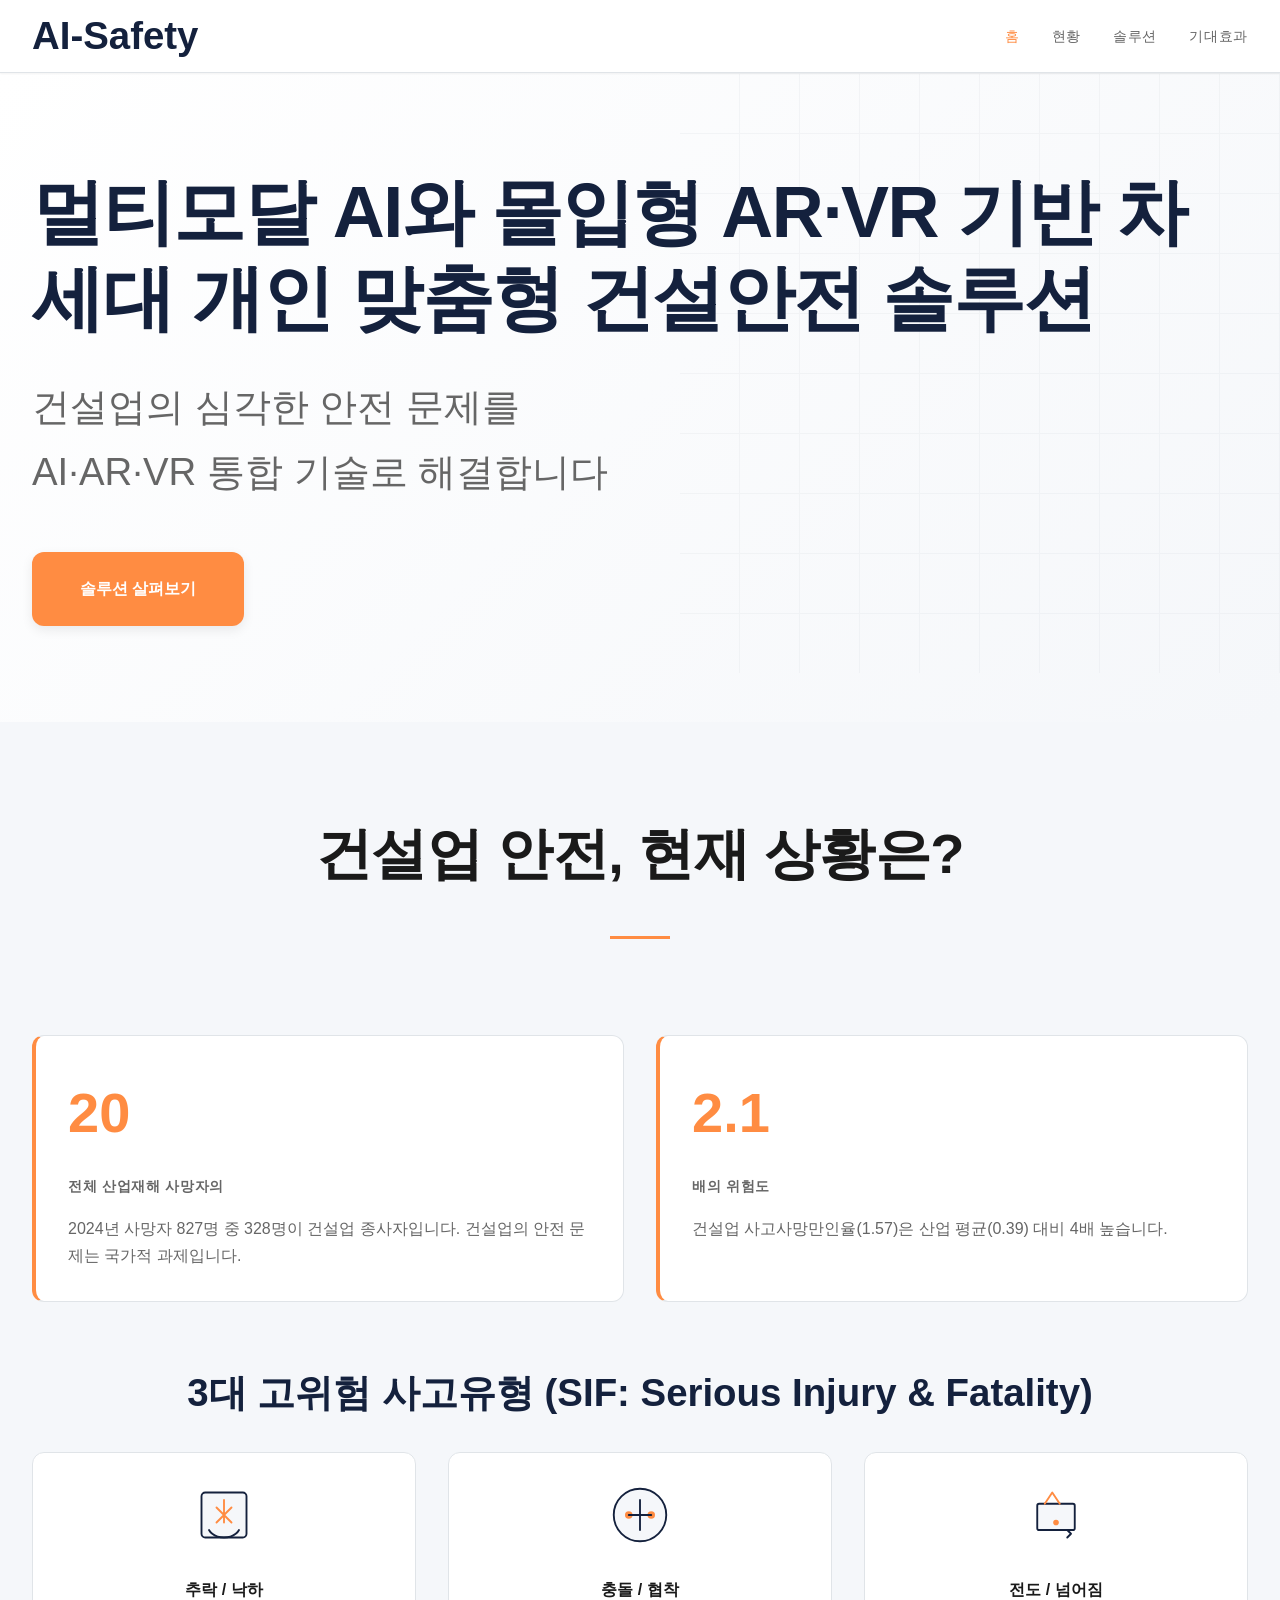
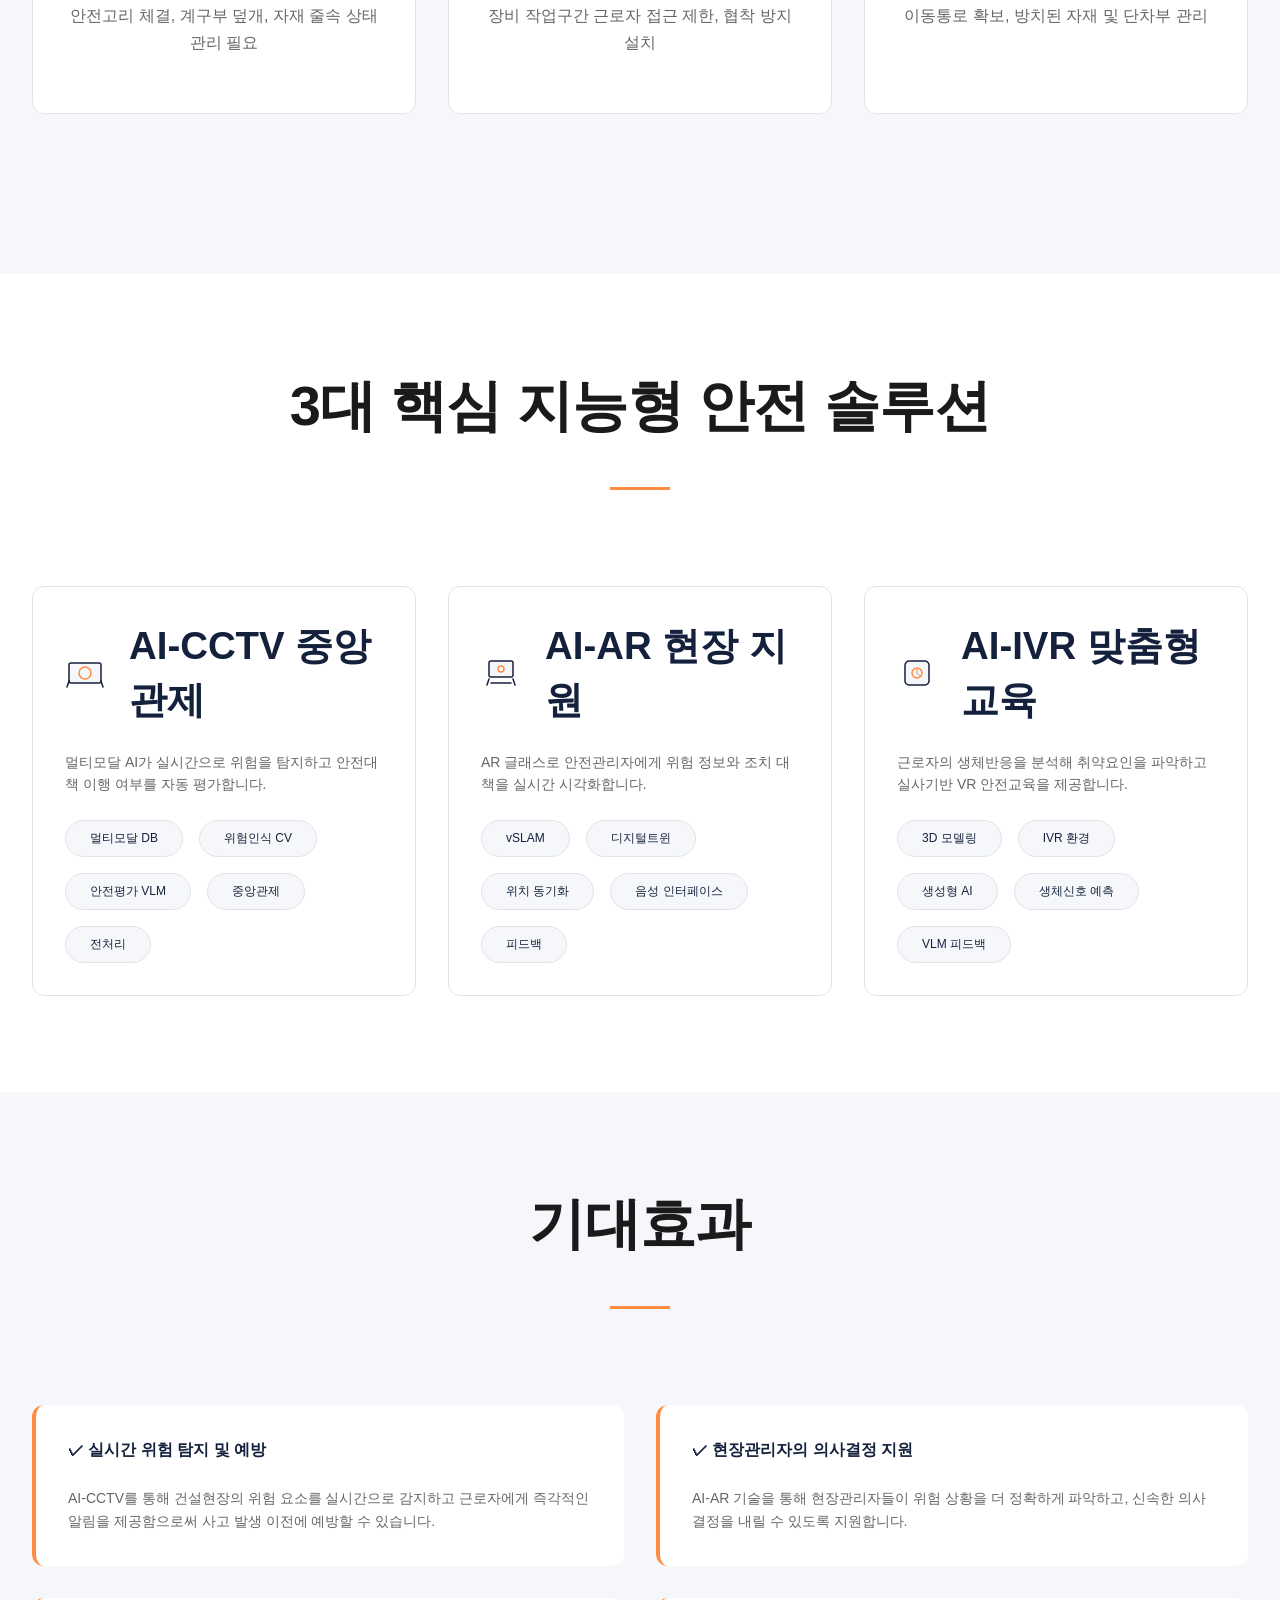
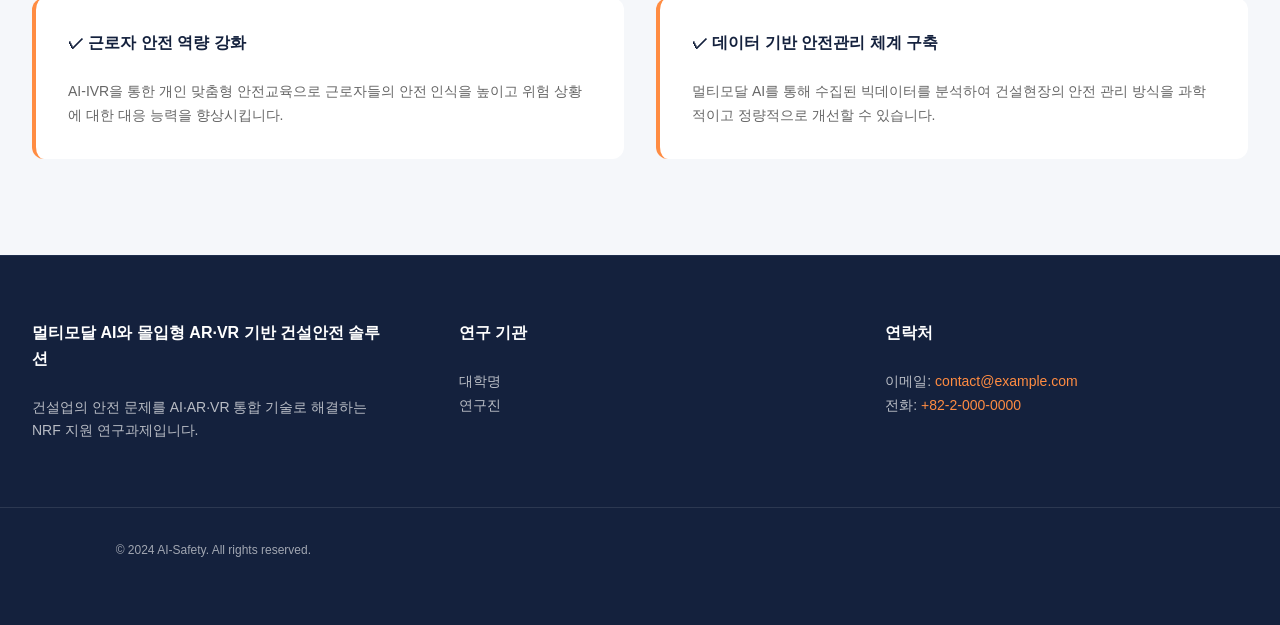
<file: index.html>
<!DOCTYPE html>
<html lang="ko">
<head>
  <meta charset="UTF-8">
  <meta name="viewport" content="width=device-width, initial-scale=1.0">
  <meta name="description" content="멀티모달 AI와 몰입형 AR·VR 기반 차세대 개인 맞춤형 건설안전 솔루션">
  <title>AI-Safety: 건설안전 AI 솔루션</title>
  <link rel="stylesheet" href="css/tokens.css">
  <link rel="stylesheet" href="css/base.css">
  <link rel="stylesheet" href="css/components.css">
</head>
<body>
  <!-- Header & Navigation -->
  <header>
    <div class="nav-container container">
      <div class="logo">AI-Safety</div>
      <nav>
        <ul class="nav-links" id="navLinks">
          <li><a href="#home">홈</a></li>
          <li><a href="#problems">현황</a></li>
          <li><a href="#solutions">솔루션</a></li>
          <li><a href="#impact">기대효과</a></li>
        </ul>
      </nav>
      <button class="hamburger" id="hamburger" aria-label="메뉴 토글">
        <span></span>
        <span></span>
        <span></span>
      </button>
    </div>
  </header>

  <!-- Hero Section -->
  <section id="home" class="hero">
    <div class="container">
      <div class="hero-content">
        <h1>멀티모달 AI와 몰입형 AR·VR 기반 차세대 개인 맞춤형 건설안전 솔루션</h1>
        <p>건설업의 심각한 안전 문제를 AI·AR·VR 통합 기술로 해결합니다</p>
        <a href="#problems" class="cta-button">솔루션 살펴보기</a>
      </div>
    </div>
  </section>

  <!-- Problems Section -->
  <section id="problems" class="section">
    <div class="container">
      <h2 class="section-title">건설업 안전, 현재 상황은?</h2>

      <!-- Stat Cards -->
      <div class="grid grid-2">
        <div class="card stat-card">
          <span class="stat-number" data-target="39.7">0</span>
          <span class="stat-label">전체 산업재해 사망자의</span>
          <p style="margin: 0; margin-top: var(--space-sm);">2024년 사망자 827명 중 328명이 건설업 종사자입니다. 건설업의 안전 문제는 국가적 과제입니다.</p>
        </div>
        <div class="card stat-card">
          <span class="stat-number" data-target="4">0</span>
          <span class="stat-label">배의 위험도</span>
          <p style="margin: 0; margin-top: var(--space-sm);">건설업 사고사망만인율(1.57)은 산업 평균(0.39) 대비 4배 높습니다.</p>
        </div>
      </div>

      <!-- Risk Types -->
      <h3 style="text-align: center; margin: var(--space-2xl) 0 var(--space-lg); font-size: var(--fs-lg); color: var(--color-primary);">
        3대 고위험 사고유형 (SIF: Serious Injury & Fatality)
      </h3>
      <div class="grid grid-3">
        <div class="card risk-card">
          <svg class="risk-icon" viewBox="0 0 64 64" fill="none" xmlns="http://www.w3.org/2000/svg">
            <rect x="8" y="8" width="48" height="48" rx="4" fill="var(--color-bg-alt)" stroke="var(--color-primary)" stroke-width="2"/>
            <path d="M32 16V40M24 24L40 40M40 24L24 40" stroke="var(--color-accent)" stroke-width="2" stroke-linecap="round" stroke-linejoin="round"/>
            <path d="M16 48C16 48 20 56 32 56C44 56 48 48 48 48" stroke="var(--color-primary)" stroke-width="2" stroke-linecap="round"/>
          </svg>
          <h4>추락 / 낙하</h4>
          <p>안전고리 체결, 계구부 덮개, 자재 줄속 상태 관리 필요</p>
        </div>

        <div class="card risk-card">
          <svg class="risk-icon" viewBox="0 0 64 64" fill="none" xmlns="http://www.w3.org/2000/svg">
            <circle cx="32" cy="32" r="28" fill="var(--color-bg-alt)" stroke="var(--color-primary)" stroke-width="2"/>
            <circle cx="20" cy="32" r="4" fill="var(--color-accent)"/>
            <circle cx="44" cy="32" r="4" fill="var(--color-accent)"/>
            <path d="M20 32H44" stroke="var(--color-primary)" stroke-width="2" stroke-linecap="round"/>
            <path d="M32 16V48" stroke="var(--color-primary)" stroke-width="2" stroke-linecap="round"/>
          </svg>
          <h4>충돌 / 협착</h4>
          <p>장비 작업구간 근로자 접근 제한, 협착 방지 설치</p>
        </div>

        <div class="card risk-card">
          <svg class="risk-icon" viewBox="0 0 64 64" fill="none" xmlns="http://www.w3.org/2000/svg">
            <rect x="12" y="20" width="40" height="28" rx="2" fill="var(--color-bg-alt)" stroke="var(--color-primary)" stroke-width="2"/>
            <circle cx="32" cy="40" r="3" fill="var(--color-accent)"/>
            <path d="M20 20L28 8L36 20" stroke="var(--color-accent)" stroke-width="2" stroke-linecap="round" stroke-linejoin="round" fill="none"/>
            <path d="M44 48L48 52L44 56" stroke="var(--color-primary)" stroke-width="2" stroke-linecap="round" stroke-linejoin="round"/>
          </svg>
          <h4>전도 / 넘어짐</h4>
          <p>이동통로 확보, 방치된 자재 및 단차부 관리</p>
        </div>
      </div>
    </div>
  </section>

  <!-- Solutions Section -->
  <section id="solutions" class="section">
    <div class="container">
      <h2 class="section-title">3대 핵심 지능형 안전 솔루션</h2>

      <div class="grid grid-3">
        <!-- PART A: AI-CCTV -->
        <div class="card solution-card">
          <h3>
            <svg class="solution-icon" viewBox="0 0 40 40" fill="none" xmlns="http://www.w3.org/2000/svg">
              <rect x="4" y="10" width="32" height="20" rx="2" fill="var(--color-bg-alt)" stroke="var(--color-primary)" stroke-width="1.5"/>
              <circle cx="20" cy="20" r="6" fill="none" stroke="var(--color-accent)" stroke-width="1.5"/>
              <path d="M4 28L2 34M36 28L38 34" stroke="var(--color-primary)" stroke-width="1.5" stroke-linecap="round"/>
            </svg>
            AI-CCTV 중앙관제
          </h3>
          <p class="solution-description">멀티모달 AI가 실시간으로 위험을 탐지하고 안전대책 이행 여부를 자동 평가합니다.</p>
          <div class="tech-tags">
            <span class="tech-tag">멀티모달 DB</span>
            <span class="tech-tag">위험인식 CV</span>
            <span class="tech-tag">안전평가 VLM</span>
            <span class="tech-tag">중앙관제</span>
            <span class="tech-tag">전처리</span>
          </div>
        </div>

        <!-- PART B: AI-AR -->
        <div class="card solution-card">
          <h3>
            <svg class="solution-icon" viewBox="0 0 40 40" fill="none" xmlns="http://www.w3.org/2000/svg">
              <rect x="8" y="8" width="24" height="16" rx="2" fill="var(--color-bg-alt)" stroke="var(--color-primary)" stroke-width="1.5"/>
              <circle cx="20" cy="16" r="3" fill="none" stroke="var(--color-accent)" stroke-width="1.5"/>
              <path d="M8 26L6 32M32 26L34 32M10 30H30" stroke="var(--color-primary)" stroke-width="1.5" stroke-linecap="round" stroke-linejoin="round"/>
            </svg>
            AI-AR 현장 지원
          </h3>
          <p class="solution-description">AR 글래스로 안전관리자에게 위험 정보와 조치 대책을 실시간 시각화합니다.</p>
          <div class="tech-tags">
            <span class="tech-tag">vSLAM</span>
            <span class="tech-tag">디지털트윈</span>
            <span class="tech-tag">위치 동기화</span>
            <span class="tech-tag">음성 인터페이스</span>
            <span class="tech-tag">피드백</span>
          </div>
        </div>

        <!-- PART C: AI-IVR -->
        <div class="card solution-card">
          <h3>
            <svg class="solution-icon" viewBox="0 0 40 40" fill="none" xmlns="http://www.w3.org/2000/svg">
              <path d="M12 8C10 8 8 10 8 12V28C8 30 10 32 12 32H28C30 32 32 30 32 28V12C32 10 30 8 28 8H12Z" fill="var(--color-bg-alt)" stroke="var(--color-primary)" stroke-width="1.5"/>
              <circle cx="20" cy="20" r="5" fill="none" stroke="var(--color-accent)" stroke-width="1.5"/>
              <path d="M20 16V20M20 20L23 23" stroke="var(--color-accent)" stroke-width="1" stroke-linecap="round" stroke-linejoin="round"/>
            </svg>
            AI-IVR 맞춤형 교육
          </h3>
          <p class="solution-description">근로자의 생체반응을 분석해 취약요인을 파악하고 실사기반 VR 안전교육을 제공합니다.</p>
          <div class="tech-tags">
            <span class="tech-tag">3D 모델링</span>
            <span class="tech-tag">IVR 환경</span>
            <span class="tech-tag">생성형 AI</span>
            <span class="tech-tag">생체신호 예측</span>
            <span class="tech-tag">VLM 피드백</span>
          </div>
        </div>
      </div>
    </div>
  </section>

  <!-- Impact Section -->
  <section id="impact" class="section">
    <div class="container">
      <h2 class="section-title">기대효과</h2>

      <!-- TODO: 실제 기대효과 문구로 교체 -->
      <div class="impact-grid">
        <div class="impact-item">
          <h4>✓ 실시간 위험 탐지 및 예방</h4>
          <p>AI-CCTV를 통해 건설현장의 위험 요소를 실시간으로 감지하고 근로자에게 즉각적인 알림을 제공함으로써 사고 발생 이전에 예방할 수 있습니다.</p>
        </div>

        <div class="impact-item">
          <h4>✓ 현장관리자의 의사결정 지원</h4>
          <p>AI-AR 기술을 통해 현장관리자들이 위험 상황을 더 정확하게 파악하고, 신속한 의사결정을 내릴 수 있도록 지원합니다.</p>
        </div>

        <div class="impact-item">
          <h4>✓ 근로자 안전 역량 강화</h4>
          <p>AI-IVR을 통한 개인 맞춤형 안전교육으로 근로자들의 안전 인식을 높이고 위험 상황에 대한 대응 능력을 향상시킵니다.</p>
        </div>

        <div class="impact-item">
          <h4>✓ 데이터 기반 안전관리 체계 구축</h4>
          <p>멀티모달 AI를 통해 수집된 빅데이터를 분석하여 건설현장의 안전 관리 방식을 과학적이고 정량적으로 개선할 수 있습니다.</p>
        </div>
      </div>

      <!-- TODO: 구체적인 기대효과 통계(예: 사고 감소율, 비용 절감 등)를 추가할 수 있습니다 -->
    </div>
  </section>

  <!-- Footer -->
  <footer>
    <div class="container">
      <div class="footer-section">
        <h4>멀티모달 AI와 몰입형 AR·VR 기반 건설안전 솔루션</h4>
        <p>건설업의 안전 문제를 AI·AR·VR 통합 기술로 해결하는 NRF 지원 연구과제입니다.</p>
      </div>

      <div class="footer-section">
        <h4>연구 기관</h4>
        <!-- TODO: 실제 소속 기관 정보로 교체 -->
        <p>대학명<br>연구진</p>
      </div>

      <div class="footer-section">
        <h4>연락처</h4>
        <!-- TODO: 실제 연락처 정보로 교체 -->
        <p>이메일: <a href="mailto:contact@example.com">contact@example.com</a><br>
           전화: <a href="tel:+82-2-000-0000">+82-2-000-0000</a></p>
      </div>
    </div>

    <div class="container" style="margin-top: var(--space-2xl); padding-top: var(--space-lg); border-top: 1px solid rgba(255,255,255,0.1);">
      <p style="text-align: center; color: rgba(255,255,255,0.6); margin: 0; font-size: var(--fs-xs);">
        © 2024 AI-Safety. All rights reserved.
      </p>
    </div>
  </footer>

  <script src="data/stats.js"></script>
  <script src="js/charts.js"></script>
  <script src="js/main.js"></script>
</body>
</html>
</file>
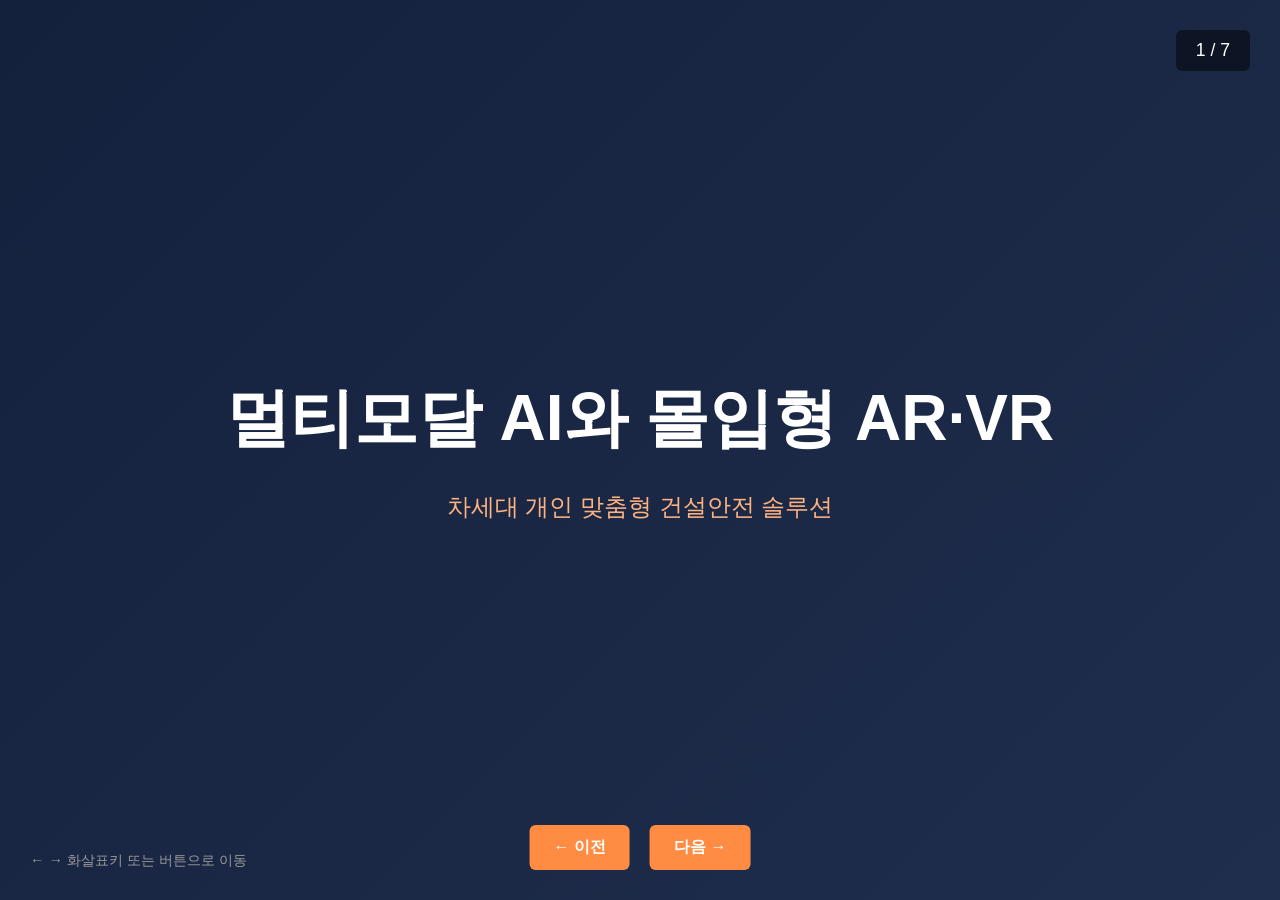
<file: presentation.html>
<!DOCTYPE html>
<html lang="ko">
<head>
  <meta charset="UTF-8">
  <meta name="viewport" content="width=device-width, initial-scale=1.0">
  <title>AI-Safety 건설안전 솔루션 프레젠테이션</title>
  <style>
    * {
      margin: 0;
      padding: 0;
      box-sizing: border-box;
    }

    body {
      font-family: "Pretendard Variable", -apple-system, BlinkMacSystemFont, "Segoe UI", sans-serif;
      background: #000;
      overflow: hidden;
    }

    .presentation {
      width: 100vw;
      height: 100vh;
      display: flex;
      align-items: center;
      justify-content: center;
    }

    .slide {
      width: 100%;
      height: 100%;
      display: none;
      flex-direction: column;
      align-items: center;
      justify-content: center;
      padding: 60px;
      text-align: center;
      position: absolute;
      transition: opacity 0.5s ease-in-out;
      animation: slideIn 0.5s ease-in-out;
    }

    .slide.active {
      display: flex;
      opacity: 1;
    }

    .slide.hidden {
      opacity: 0;
      pointer-events: none;
    }

    @keyframes slideIn {
      from {
        opacity: 0;
        transform: translateY(20px);
      }
      to {
        opacity: 1;
        transform: translateY(0);
      }
    }

    /* Slide 1: Title */
    .slide-1 {
      background: linear-gradient(135deg, #14213D 0%, #1F2E4D 100%);
      color: white;
    }

    .slide-1 h1 {
      font-size: 4rem;
      font-weight: 900;
      margin-bottom: 30px;
      line-height: 1.3;
    }

    .slide-1 p {
      font-size: 1.5rem;
      color: #FFB380;
      font-weight: 500;
    }

    /* Slide 2: Problems */
    .slide-2 {
      background: #F5F7FA;
      color: #14213D;
    }

    .slide-2 h2 {
      font-size: 3rem;
      font-weight: 900;
      margin-bottom: 60px;
      color: #14213D;
    }

    .stats-grid {
      display: grid;
      grid-template-columns: repeat(3, 1fr);
      gap: 40px;
      max-width: 1200px;
      margin-bottom: 40px;
    }

    .stat-item {
      background: white;
      padding: 40px;
      border-radius: 12px;
      border-left: 4px solid #FF8C42;
      box-shadow: 0 4px 12px rgba(0, 0, 0, 0.08);
    }

    .stat-number {
      font-size: 3.5rem;
      font-weight: 900;
      color: #FF8C42;
      margin-bottom: 15px;
    }

    .stat-label {
      font-size: 0.9rem;
      color: #666;
      text-transform: uppercase;
      letter-spacing: 0.05em;
      font-weight: bold;
    }

    .stat-description {
      font-size: 0.95rem;
      color: #666;
      margin-top: 15px;
      line-height: 1.6;
    }

    /* Slide 3-5: Solutions */
    .slide-3, .slide-4, .slide-5 {
      background: white;
      color: #14213D;
    }

    .slide-3 h2, .slide-4 h2, .slide-5 h2 {
      font-size: 2.5rem;
      font-weight: 900;
      margin-bottom: 20px;
      color: #14213D;
    }

    .solution-subtitle {
      font-size: 1.3rem;
      color: #FF8C42;
      font-weight: 600;
      margin-bottom: 50px;
    }

    .features {
      font-size: 1.3rem;
      color: #666;
      line-height: 2;
    }

    .feature-item {
      margin: 20px 0;
      padding: 15px 20px;
      background: #F5F7FA;
      border-left: 4px solid #FF8C42;
      border-radius: 8px;
    }

    /* Slide 6: Impact */
    .slide-6 {
      background: #14213D;
      color: white;
    }

    .slide-6 h2 {
      font-size: 3rem;
      font-weight: 900;
      margin-bottom: 60px;
      color: white;
    }

    .impact-grid {
      display: grid;
      grid-template-columns: repeat(2, 1fr);
      gap: 30px;
      max-width: 1000px;
    }

    .impact-item {
      background: rgba(255, 140, 66, 0.1);
      border: 2px solid #FF8C42;
      padding: 30px;
      border-radius: 12px;
      text-align: left;
    }

    .impact-item h4 {
      font-size: 1.3rem;
      color: #FFB380;
      margin-bottom: 15px;
    }

    .impact-item p {
      font-size: 0.95rem;
      color: #DDD;
      line-height: 1.6;
    }

    /* Slide 7: Contact */
    .slide-7 {
      background: linear-gradient(135deg, #14213D 0%, #0B1E3D 100%);
      color: white;
    }

    .slide-7 h2 {
      font-size: 2.5rem;
      font-weight: 900;
      margin-bottom: 60px;
    }

    .contact-info {
      font-size: 1.2rem;
      color: #FFB380;
      line-height: 2;
    }

    .contact-label {
      color: #DDD;
      font-size: 0.9rem;
      text-transform: uppercase;
      letter-spacing: 0.05em;
    }

    /* Controls */
    .controls {
      position: fixed;
      bottom: 30px;
      left: 50%;
      transform: translateX(-50%);
      display: flex;
      gap: 20px;
      z-index: 100;
    }

    button {
      background: #FF8C42;
      color: white;
      border: none;
      padding: 12px 24px;
      border-radius: 6px;
      cursor: pointer;
      font-size: 1rem;
      font-weight: 600;
      transition: all 0.3s;
    }

    button:hover {
      background: #FF7620;
      transform: translateY(-2px);
    }

    .slide-counter {
      position: fixed;
      top: 30px;
      right: 30px;
      color: white;
      font-size: 1.1rem;
      background: rgba(0, 0, 0, 0.5);
      padding: 10px 20px;
      border-radius: 6px;
      z-index: 100;
    }

    .keyboard-hint {
      position: fixed;
      bottom: 30px;
      left: 30px;
      color: #999;
      font-size: 0.9rem;
      z-index: 100;
    }

    @media (max-width: 768px) {
      .slide {
        padding: 40px 20px;
      }

      .slide-1 h1 {
        font-size: 2.5rem;
      }

      .stats-grid {
        grid-template-columns: 1fr;
        gap: 20px;
      }

      .impact-grid {
        grid-template-columns: 1fr;
      }

      .controls {
        bottom: 20px;
        gap: 10px;
      }

      button {
        padding: 10px 16px;
        font-size: 0.9rem;
      }
    }
  </style>
</head>
<body>
  <div class="presentation">
    <!-- Slide 1: Title -->
    <div class="slide slide-1 active">
      <h1>멀티모달 AI와 몰입형 AR·VR</h1>
      <p>차세대 개인 맞춤형 건설안전 솔루션</p>
    </div>

    <!-- Slide 2: Problems -->
    <div class="slide slide-2">
      <h2>건설업 안전, 현재 상황은?</h2>
      <div class="stats-grid">
        <div class="stat-item">
          <div class="stat-number">39.7%</div>
          <div class="stat-label">전체 산업재해 사망자</div>
          <div class="stat-description">2024년 827명 중 328명이 건설업 종사자</div>
        </div>
        <div class="stat-item">
          <div class="stat-number">4배</div>
          <div class="stat-label">높은 위험도</div>
          <div class="stat-description">건설업 사고사망만인율(1.57) vs 평균(0.39)</div>
        </div>
        <div class="stat-item">
          <div class="stat-number">3대</div>
          <div class="stat-label">고위험 사고유형</div>
          <div class="stat-description">추락/낙하, 충돌/협착, 전도/넘어짐</div>
        </div>
      </div>
    </div>

    <!-- Slide 3: PART A -->
    <div class="slide slide-3">
      <h2>PART A: AI-CCTV</h2>
      <div class="solution-subtitle">지능형 중앙관제</div>
      <div class="features">
        <div class="feature-item">✓ 멀티모달 AI가 실시간 위험 탐지</div>
        <div class="feature-item">✓ 안전대책 이행 여부 자동 평가</div>
        <div class="feature-item">✓ 중앙관제 시스템 구현</div>
        <div class="feature-item">✓ 시각 전처리 및 객체 ID 통합</div>
      </div>
    </div>

    <!-- Slide 4: PART B -->
    <div class="slide slide-4">
      <h2>PART B: AI-AR</h2>
      <div class="solution-subtitle">현장 실시간 의사결정 지원</div>
      <div class="features">
        <div class="feature-item">✓ AR 글래스로 위험정보 시각화</div>
        <div class="feature-item">✓ 안전관리자에게 조치대책 실시간 제공</div>
        <div class="feature-item">✓ vSLAM 기반 디지털트윈 구축</div>
        <div class="feature-item">✓ 음성 기반 안전 커뮤니케이션</div>
      </div>
    </div>

    <!-- Slide 5: PART C -->
    <div class="slide slide-5">
      <h2>PART C: AI-IVR</h2>
      <div class="solution-subtitle">데이터 기반 맞춤형 교육</div>
      <div class="features">
        <div class="feature-item">✓ 근로자 생체반응 분석으로 취약요인 파악</div>
        <div class="feature-item">✓ 실사기반 VR 안전교육 제공</div>
        <div class="feature-item">✓ 생성형 AI 기반 교육 콘텐츠</div>
        <div class="feature-item">✓ VLM 맞춤형 학습 피드백</div>
      </div>
    </div>

    <!-- Slide 6: Impact -->
    <div class="slide slide-6">
      <h2>기대효과</h2>
      <div class="impact-grid">
        <div class="impact-item">
          <h4>✓ 실시간 위험 탐지</h4>
          <p>AI-CCTV를 통해 건설현장의 위험 요소를 즉시 감지하고 사전 예방</p>
        </div>
        <div class="impact-item">
          <h4>✓ 의사결정 지원</h4>
          <p>AR 기술로 현장관리자의 신속한 의사결정 능력 향상</p>
        </div>
        <div class="impact-item">
          <h4>✓ 안전 역량 강화</h4>
          <p>AI-IVR 맞춤형 교육으로 근로자 안전 인식 및 대응능력 강화</p>
        </div>
        <div class="impact-item">
          <h4>✓ 과학적 관리</h4>
          <p>빅데이터 기반 안전관리 체계 구축으로 정량적 개선</p>
        </div>
      </div>
    </div>

    <!-- Slide 7: Contact -->
    <div class="slide slide-7">
      <h2>문의</h2>
      <div class="contact-info">
        <div style="margin-bottom: 30px;">
          <div class="contact-label">연구기관</div>
          <div style="font-size: 1.5rem; color: white; margin-top: 10px;">[기관명]</div>
        </div>
        <div style="margin-bottom: 30px;">
          <div class="contact-label">연구책임자</div>
          <div style="font-size: 1.5rem; color: white; margin-top: 10px;">[연구책임자명]</div>
        </div>
        <div>
          <div class="contact-label">이메일</div>
          <div style="font-size: 1.5rem; color: white; margin-top: 10px;">contact@example.com</div>
        </div>
      </div>
    </div>
  </div>

  <div class="slide-counter">
    <span id="current">1</span> / <span id="total">7</span>
  </div>

  <div class="keyboard-hint">
    ← → 화살표키 또는 버튼으로 이동
  </div>

  <div class="controls">
    <button onclick="previousSlide()">← 이전</button>
    <button onclick="nextSlide()">다음 →</button>
  </div>

  <script>
    let currentSlide = 0;
    const slides = document.querySelectorAll('.slide');
    const totalSlides = slides.length;

    document.getElementById('total').textContent = totalSlides;

    function showSlide(n) {
      slides.forEach(slide => {
        slide.classList.remove('active');
        slide.classList.add('hidden');
      });

      slides[currentSlide].classList.add('active');
      slides[currentSlide].classList.remove('hidden');

      document.getElementById('current').textContent = currentSlide + 1;
    }

    function nextSlide() {
      currentSlide = (currentSlide + 1) % totalSlides;
      showSlide(currentSlide);
    }

    function previousSlide() {
      currentSlide = (currentSlide - 1 + totalSlides) % totalSlides;
      showSlide(currentSlide);
    }

    // Keyboard navigation
    document.addEventListener('keydown', (e) => {
      if (e.key === 'ArrowRight') nextSlide();
      if (e.key === 'ArrowLeft') previousSlide();
    });

    showSlide(0);
  </script>
</body>
</html>
</file>
<file: css/tokens.css>
:root {
  /* Color */
  --color-primary: #14213D;
  --color-primary-light: #1F2E4D;
  --color-accent: #FF8C42;
  --color-accent-light: #FFB380;
  --color-bg: #FFFFFF;
  --color-bg-alt: #F5F7FA;
  --color-border: #E0E4E8;
  --color-text: #1A1A1A;
  --color-text-muted: #666666;
  --color-text-light: #999999;

  /* Typography */
  --font-display: "Pretendard", -apple-system, BlinkMacSystemFont, "Segoe UI", sans-serif;
  --font-text: "Pretendard", -apple-system, BlinkMacSystemFont, "Segoe UI", sans-serif;

  --fs-hero: clamp(2.5rem, 8vw, 4.5rem);
  --fs-xl: clamp(2rem, 5vw, 3.5rem);
  --fs-lg: clamp(1.5rem, 3vw, 2.5rem);
  --fs-base: clamp(1rem, 1.2vw, 1.25rem);
  --fs-sm: 0.875rem;
  --fs-xs: 0.75rem;

  --fw-light: 300;
  --fw-regular: 400;
  --fw-medium: 500;
  --fw-bold: 700;
  --fw-black: 900;

  /* Spacing */
  --space-xs: 0.5rem;
  --space-sm: 1rem;
  --space-md: 1.5rem;
  --space-lg: 2rem;
  --space-xl: 3rem;
  --space-2xl: 4rem;
  --space-3xl: 6rem;

  /* Radius */
  --radius-sm: 0.375rem;
  --radius-md: 0.75rem;
  --radius-lg: 1.5rem;

  /* Shadow */
  --shadow-sm: 0 1px 2px rgba(0, 0, 0, 0.05);
  --shadow-md: 0 4px 12px rgba(0, 0, 0, 0.08);
  --shadow-lg: 0 12px 32px rgba(0, 0, 0, 0.1);
  --shadow-xl: 0 20px 48px rgba(0, 0, 0, 0.12);

  /* Animation */
  --transition-fast: 150ms cubic-bezier(0.4, 0, 0.2, 1);
  --transition-base: 300ms cubic-bezier(0.4, 0, 0.2, 1);
  --transition-slow: 500ms cubic-bezier(0.4, 0, 0.2, 1);
}

/* Pretendard 로컬 */
@import url("../assets/fonts/pretendard.css");
</file>
<file: css/base.css>
/* Reset */
* {
  margin: 0;
  padding: 0;
  box-sizing: border-box;
}

html {
  scroll-behavior: smooth;
}

body {
  font-family: var(--font-text);
  font-size: var(--fs-base);
  line-height: 1.6;
  color: var(--color-text);
  background-color: var(--color-bg);
  -webkit-font-smoothing: antialiased;
  -moz-osx-font-smoothing: grayscale;
}

/* Typography */
h1 {
  font-size: var(--fs-hero);
  font-weight: var(--fw-black);
  line-height: 1.2;
  letter-spacing: -0.02em;
}

h2 {
  font-size: var(--fs-xl);
  font-weight: var(--fw-bold);
  line-height: 1.3;
  letter-spacing: -0.01em;
}

h3 {
  font-size: var(--fs-lg);
  font-weight: var(--fw-bold);
  line-height: 1.4;
}

h4 {
  font-size: var(--fs-base);
  font-weight: var(--fw-bold);
}

p {
  margin-bottom: var(--space-md);
  color: var(--color-text-muted);
  line-height: 1.7;
}

a {
  color: var(--color-primary);
  text-decoration: none;
  transition: color var(--transition-fast);
}

a:hover {
  color: var(--color-accent);
}

/* Links in text */
p a {
  color: var(--color-accent);
  font-weight: var(--fw-medium);
}

p a:hover {
  text-decoration: underline;
}

/* Utility Classes */
.container {
  width: 100%;
  max-width: 1280px;
  margin: 0 auto;
  padding: 0 var(--space-lg);
}

@media (max-width: 768px) {
  .container {
    padding: 0 var(--space-md);
  }
}

.section {
  padding: var(--space-3xl) 0;
}

@media (max-width: 768px) {
  .section {
    padding: var(--space-2xl) 0;
  }
}

.sr-only {
  position: absolute;
  width: 1px;
  height: 1px;
  padding: 0;
  margin: -1px;
  overflow: hidden;
  clip: rect(0, 0, 0, 0);
  white-space: nowrap;
  border-width: 0;
}

/* Grid */
.grid {
  display: grid;
  gap: var(--space-lg);
}

.grid-2 {
  grid-template-columns: repeat(2, 1fr);
}

.grid-3 {
  grid-template-columns: repeat(3, 1fr);
}

@media (max-width: 1024px) {
  .grid-3 {
    grid-template-columns: repeat(2, 1fr);
  }
}

@media (max-width: 768px) {
  .grid-2,
  .grid-3 {
    grid-template-columns: 1fr;
  }
}

/* Text Utilities */
.text-center {
  text-align: center;
}

.text-sm {
  font-size: var(--fs-sm);
}

.text-xs {
  font-size: var(--fs-xs);
}

.text-muted {
  color: var(--color-text-muted);
}

.font-bold {
  font-weight: var(--fw-bold);
}

.font-black {
  font-weight: var(--fw-black);
}

/* Spacing Utilities */
.mt-sm {
  margin-top: var(--space-sm);
}

.mt-md {
  margin-top: var(--space-md);
}

.mt-lg {
  margin-top: var(--space-lg);
}

.mb-sm {
  margin-bottom: var(--space-sm);
}

.mb-md {
  margin-bottom: var(--space-md);
}

.mb-lg {
  margin-bottom: var(--space-lg);
}

/* Button Reset */
button {
  border: none;
  background: none;
  font-family: inherit;
  cursor: pointer;
}

/* Focus */
:focus-visible {
  outline: 2px solid var(--color-accent);
  outline-offset: 2px;
}

/* Scrollbar */
::-webkit-scrollbar {
  width: 8px;
  height: 8px;
}

::-webkit-scrollbar-track {
  background: var(--color-bg-alt);
}

::-webkit-scrollbar-thumb {
  background: var(--color-primary);
  border-radius: var(--radius-sm);
}

::-webkit-scrollbar-thumb:hover {
  background: var(--color-primary-light);
}
</file>
<file: css/components.css>
/* Header & Navigation */
header {
  background-color: var(--color-bg);
  border-bottom: 1px solid var(--color-border);
  position: sticky;
  top: 0;
  z-index: 100;
  box-shadow: var(--shadow-sm);
}

.nav-container {
  display: flex;
  align-items: center;
  justify-content: space-between;
  height: 72px;
  padding: 0 var(--space-lg);
}

.logo {
  font-size: var(--fs-lg);
  font-weight: var(--fw-black);
  color: var(--color-primary);
}

.nav-links {
  display: flex;
  gap: var(--space-lg);
  list-style: none;
  align-items: center;
}

.nav-links a {
  color: var(--color-text-muted);
  font-weight: var(--fw-medium);
  font-size: var(--fs-sm);
  text-transform: uppercase;
  letter-spacing: 0.05em;
  position: relative;
  transition: color var(--transition-fast);
}

.nav-links a::after {
  content: "";
  position: absolute;
  bottom: -4px;
  left: 0;
  width: 0;
  height: 2px;
  background-color: var(--color-accent);
  transition: width var(--transition-fast);
}

.nav-links a:hover {
  color: var(--color-accent);
}

.nav-links a:hover::after {
  width: 100%;
}

.hamburger {
  display: none;
  flex-direction: column;
  gap: 4px;
  cursor: pointer;
  background: none;
  border: none;
  padding: 0;
}

.hamburger span {
  width: 24px;
  height: 2px;
  background-color: var(--color-primary);
  transition: all var(--transition-fast);
}

.hamburger.active span:nth-child(1) {
  transform: rotate(45deg) translate(8px, 8px);
}

.hamburger.active span:nth-child(2) {
  opacity: 0;
}

.hamburger.active span:nth-child(3) {
  transform: rotate(-45deg) translate(8px, -8px);
}

@media (max-width: 768px) {
  .hamburger {
    display: flex;
  }

  .nav-links {
    position: absolute;
    top: 72px;
    left: 0;
    right: 0;
    flex-direction: column;
    gap: 0;
    background-color: var(--color-bg);
    border-bottom: 1px solid var(--color-border);
    padding: var(--space-lg);
    max-height: 0;
    overflow: hidden;
    transition: max-height var(--transition-base);
  }

  .nav-links.active {
    max-height: 300px;
  }

  .nav-links a {
    padding: var(--space-md) 0;
    border-bottom: 1px solid var(--color-border);
  }

  .nav-links a:last-child {
    border-bottom: none;
  }

  .nav-container {
    padding: 0 var(--space-md);
  }
}

/* Hero Section */
.hero {
  padding: var(--space-3xl) 0;
  background: linear-gradient(135deg, var(--color-bg) 0%, var(--color-bg-alt) 100%);
  position: relative;
  overflow: hidden;
}

.hero::before {
  content: "";
  position: absolute;
  top: 0;
  right: 0;
  width: 600px;
  height: 600px;
  background: repeating-linear-gradient(
    90deg,
    transparent,
    transparent 59px,
    var(--color-border) 59px,
    var(--color-border) 60px
  ),
  repeating-linear-gradient(
    0deg,
    transparent,
    transparent 59px,
    var(--color-border) 59px,
    var(--color-border) 60px
  );
  opacity: 0.3;
  pointer-events: none;
}

@media (max-width: 768px) {
  .hero::before {
    width: 300px;
    height: 300px;
  }
}

.hero-content {
  position: relative;
  z-index: 2;
  animation: fadeInUp 0.8s ease-out;
}

.hero h1 {
  color: var(--color-primary);
  margin-bottom: var(--space-lg);
}

.hero p {
  font-size: var(--fs-lg);
  color: var(--color-text-muted);
  margin-bottom: var(--space-xl);
  max-width: 600px;
}

.cta-button {
  display: inline-block;
  padding: var(--space-md) var(--space-xl);
  background-color: var(--color-accent);
  color: white;
  font-weight: var(--fw-bold);
  border-radius: var(--radius-md);
  transition: all var(--transition-fast);
  box-shadow: var(--shadow-md);
  font-size: var(--fs-base);
  cursor: pointer;
  border: none;
}

.cta-button:hover {
  background-color: #FF7620;
  transform: translateY(-2px);
  box-shadow: var(--shadow-lg);
}

.cta-button:active {
  transform: translateY(0);
}

@media (max-width: 768px) {
  .hero {
    padding: var(--space-2xl) 0;
  }

  .hero h1 {
    font-size: var(--fs-xl);
  }

  .hero p {
    font-size: var(--fs-base);
  }
}

/* Section Title */
.section-title {
  text-align: center;
  margin-bottom: var(--space-3xl);
  position: relative;
  padding-bottom: var(--space-xl);
  animation: fadeInUp 0.8s ease-out 0.2s both;
}

.section-title::after {
  content: "";
  position: absolute;
  bottom: 0;
  left: 50%;
  transform: translateX(-50%);
  width: 60px;
  height: 3px;
  background-color: var(--color-accent);
}

/* Card */
.card {
  background-color: var(--color-bg-alt);
  border-radius: var(--radius-md);
  padding: var(--space-lg);
  transition: all var(--transition-base);
  border: 1px solid var(--color-border);
  animation: fadeInUp 0.8s ease-out forwards;
}

.card:hover {
  transform: translateY(-8px);
  box-shadow: var(--shadow-lg);
  border-color: var(--color-accent);
}

.card h3 {
  color: var(--color-primary);
  margin-bottom: var(--space-md);
}

.card p {
  margin-bottom: var(--space-md);
  color: var(--color-text-muted);
}

/* Stagger animation for cards */
.card:nth-child(1) {
  animation-delay: 0.3s;
}

.card:nth-child(2) {
  animation-delay: 0.4s;
}

.card:nth-child(3) {
  animation-delay: 0.5s;
}

.card:nth-child(4) {
  animation-delay: 0.6s;
}

.card:nth-child(5) {
  animation-delay: 0.7s;
}

.card:nth-child(6) {
  animation-delay: 0.8s;
}

/* Stat Card */
.stat-card {
  background-color: white;
  border-left: 4px solid var(--color-accent);
}

.stat-number {
  font-size: var(--fs-xl);
  font-weight: var(--fw-black);
  color: var(--color-accent);
  margin-bottom: var(--space-sm);
  display: block;
}

.stat-label {
  font-size: var(--fs-sm);
  color: var(--color-text-muted);
  text-transform: uppercase;
  letter-spacing: 0.05em;
  font-weight: var(--fw-bold);
}

/* Risk Card */
.risk-card {
  background-color: white;
  text-align: center;
}

.risk-icon {
  width: 60px;
  height: 60px;
  margin: 0 auto var(--space-md);
  flex-shrink: 0;
}

/* Solution Card */
.solution-card {
  background-color: white;
  border: 1px solid var(--color-border);
}

.solution-card h3 {
  color: var(--color-primary);
  margin-bottom: var(--space-md);
  display: flex;
  align-items: center;
  gap: var(--space-md);
}

.solution-icon {
  width: 40px;
  height: 40px;
  flex-shrink: 0;
}

.solution-description {
  font-size: var(--fs-sm);
  color: var(--color-text-muted);
  margin-bottom: var(--space-lg);
  line-height: 1.6;
}

.tech-tags {
  display: flex;
  flex-wrap: wrap;
  gap: var(--space-sm);
}

.tech-tag {
  display: inline-block;
  background-color: var(--color-bg-alt);
  color: var(--color-primary);
  padding: var(--space-xs) var(--space-md);
  border-radius: 20px;
  font-size: var(--fs-xs);
  font-weight: var(--fw-medium);
  border: 1px solid var(--color-border);
  transition: all var(--transition-fast);
}

.tech-tag:hover {
  border-color: var(--color-accent);
  color: var(--color-accent);
}

/* Section: Problems */
#problems {
  background-color: var(--color-bg-alt);
}

#problems .grid {
  margin-bottom: var(--space-2xl);
}

/* Section: Solutions */
#solutions {
  background-color: var(--color-bg);
}

/* Section: Impact */
#impact {
  background-color: var(--color-bg-alt);
}

.impact-grid {
  display: grid;
  grid-template-columns: repeat(2, 1fr);
  gap: var(--space-lg);
}

@media (max-width: 768px) {
  .impact-grid {
    grid-template-columns: 1fr;
  }
}

.impact-item {
  background-color: white;
  padding: var(--space-lg);
  border-radius: var(--radius-md);
  border-left: 4px solid var(--color-accent);
  animation: fadeInUp 0.8s ease-out forwards;
}

.impact-item:nth-child(1) {
  animation-delay: 0.3s;
}

.impact-item:nth-child(2) {
  animation-delay: 0.4s;
}

.impact-item:nth-child(3) {
  animation-delay: 0.5s;
}

.impact-item:nth-child(4) {
  animation-delay: 0.6s;
}

.impact-item h4 {
  color: var(--color-primary);
  margin-bottom: var(--space-md);
}

.impact-item p {
  margin: 0;
  font-size: var(--fs-sm);
}

/* Footer */
footer {
  background-color: var(--color-primary);
  color: white;
  padding: var(--space-2xl) 0;
  border-top: 1px solid var(--color-primary-light);
}

footer .container {
  display: grid;
  grid-template-columns: repeat(3, 1fr);
  gap: var(--space-2xl);
}

@media (max-width: 768px) {
  footer .container {
    grid-template-columns: 1fr;
    gap: var(--space-lg);
  }
}

footer h4 {
  color: white;
  margin-bottom: var(--space-md);
}

footer p {
  color: rgba(255, 255, 255, 0.7);
  margin: 0;
  font-size: var(--fs-sm);
}

footer a {
  color: var(--color-accent);
}

footer a:hover {
  text-decoration: underline;
}

.footer-section {
  animation: fadeInUp 0.8s ease-out forwards;
}

.footer-section:nth-child(1) {
  animation-delay: 0.5s;
}

.footer-section:nth-child(2) {
  animation-delay: 0.6s;
}

.footer-section:nth-child(3) {
  animation-delay: 0.7s;
}

/* Animations */
@keyframes fadeInUp {
  from {
    opacity: 0;
    transform: translateY(20px);
  }
  to {
    opacity: 1;
    transform: translateY(0);
  }
}

@keyframes slideInRight {
  from {
    opacity: 0;
    transform: translateX(-20px);
  }
  to {
    opacity: 1;
    transform: translateX(0);
  }
}

@keyframes countUp {
  from {
    opacity: 0;
    transform: scale(0.8);
  }
  to {
    opacity: 1;
    transform: scale(1);
  }
}

.stat-number {
  animation: countUp 1s ease-out 0.5s both;
}

/* Accessibility */
@media (prefers-reduced-motion: reduce) {
  * {
    animation-duration: 0.01ms !important;
    animation-iteration-count: 1 !important;
    transition-duration: 0.01ms !important;
  }
}
</file>
